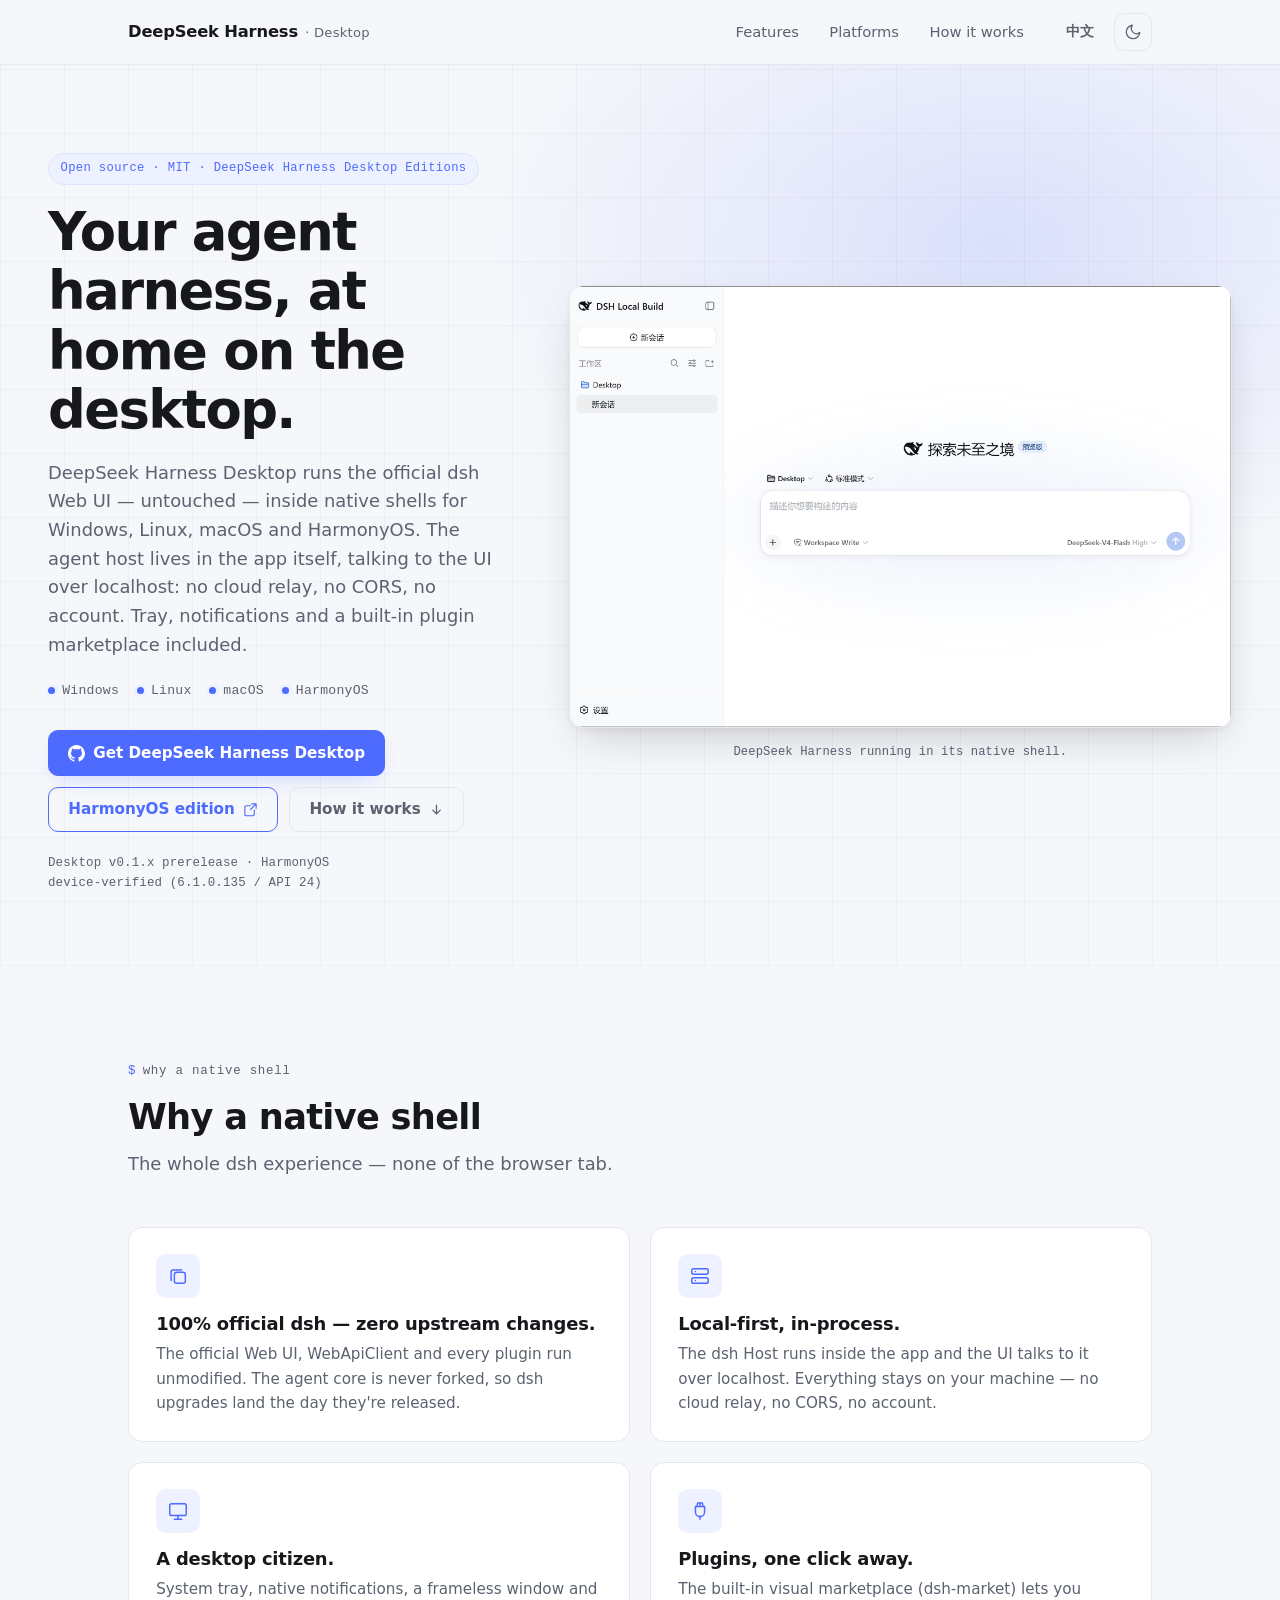
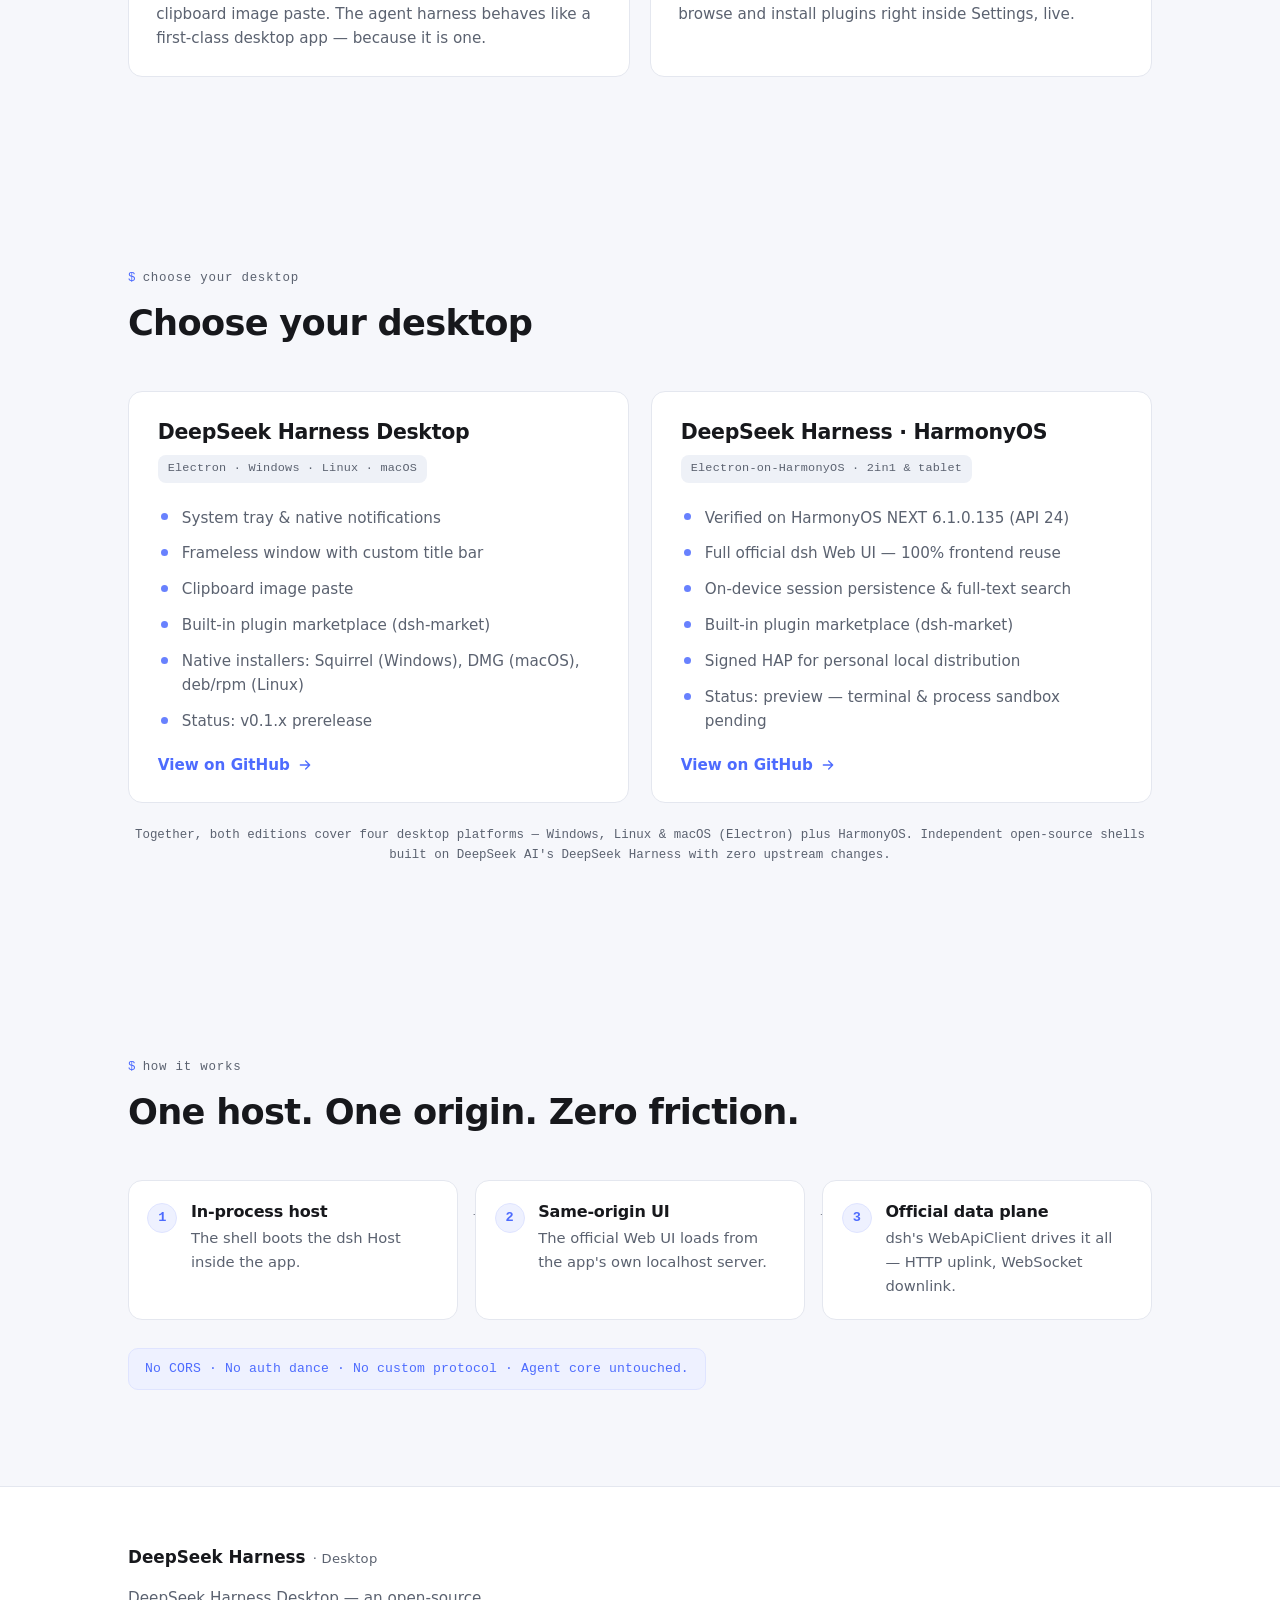
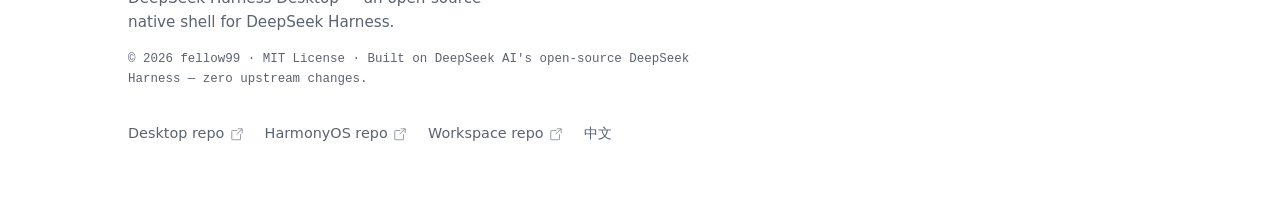
<file: index.html>
<!DOCTYPE html>
<html lang="en" data-theme="light">
<head>
  <meta charset="UTF-8" />
  <meta name="viewport" content="width=device-width, initial-scale=1.0" />
  <title>DeepSeek Harness Desktop — Native shell for dsh on Windows, Linux, macOS &amp; HarmonyOS</title>
  <meta name="description" content="Open-source native desktop shells for DeepSeek Harness (dsh): the official agent-harness Web UI on your desktop — Windows, Linux, macOS and HarmonyOS. Local-first, zero upstream changes." />
  <meta name="theme-color" media="(prefers-color-scheme: light)" content="#f6f7fb" />
  <meta name="theme-color" media="(prefers-color-scheme: dark)" content="#0a0c11" />
  <script>
    /* Apply the persisted theme before first paint to avoid a flash of the wrong theme. */
    (function () {
      try {
        var t = localStorage.getItem('dsh-theme');
        if (!t) {
          t = window.matchMedia('(prefers-color-scheme: dark)').matches ? 'dark' : 'light';
        }
        document.documentElement.setAttribute('data-theme', t);
      } catch (e) {
        /* localStorage unavailable (e.g. file:// with strict settings): keep default */
      }
    })();
  </script>
  <link rel="stylesheet" href="style.css" />
</head>
<body>
  <a class="skip-link" href="#main">Skip to content</a>

  <header class="site-header">
    <nav class="nav container" aria-label="Primary">
      <a class="brand" href="#top">DeepSeek Harness<span class="brand-suffix">· Desktop</span></a>
      <div class="nav-links">
        <a href="#features">Features</a>
        <a href="#platforms">Platforms</a>
        <a href="#how">How it works</a>
      </div>
      <div class="nav-actions">
        <a class="lang-link" href="index_zh.html" aria-label="Switch to 中文">中文</a>
        <button
          id="theme-toggle"
          class="icon-btn"
          type="button"
          aria-label="Toggle dark mode"
          data-label-dark="Toggle dark mode"
          data-label-light="Toggle light mode">
          <svg class="i-sun" viewBox="0 0 24 24" width="18" height="18" fill="none" stroke="currentColor" stroke-width="1.7" stroke-linecap="round" stroke-linejoin="round" aria-hidden="true">
            <circle cx="12" cy="12" r="4"></circle>
            <path d="M12 2v2M12 20v2M4.93 4.93l1.41 1.41M17.66 17.66l1.41 1.41M2 12h2M20 12h2M4.93 19.07l1.41-1.41M17.66 6.34l1.41-1.41"></path>
          </svg>
          <svg class="i-moon" viewBox="0 0 24 24" width="18" height="18" fill="none" stroke="currentColor" stroke-width="1.7" stroke-linecap="round" stroke-linejoin="round" aria-hidden="true">
            <path d="M21 12.79A9 9 0 1 1 11.21 3 7 7 0 0 0 21 12.79z"></path>
          </svg>
        </button>
      </div>
    </nav>
  </header>

  <main id="main">
    <!-- ============================== HERO ============================== -->
    <section id="top" class="hero">
      <div class="container hero-grid">
        <div class="hero-copy">
          <span class="eyebrow">Open source · MIT · DeepSeek Harness Desktop Editions</span>
          <h1>Your agent harness, at home on the desktop.</h1>
          <p class="lede">DeepSeek Harness Desktop runs the official dsh Web UI — untouched — inside native shells for Windows, Linux, macOS and HarmonyOS. The agent host lives in the app itself, talking to the UI over localhost: no cloud relay, no CORS, no account. Tray, notifications and a built-in plugin marketplace included.</p>
          <ul class="os-strip" aria-label="Supported desktop platforms">
            <li class="os-chip"><span class="os-dot" aria-hidden="true"></span>Windows</li>
            <li class="os-chip"><span class="os-dot" aria-hidden="true"></span>Linux</li>
            <li class="os-chip"><span class="os-dot" aria-hidden="true"></span>macOS</li>
            <li class="os-chip"><span class="os-dot" aria-hidden="true"></span>HarmonyOS</li>
          </ul>
          <div class="cta-row">
            <a class="btn btn-primary" href="https://github.com/fellow99/deepseek-harness-desktop" target="_blank" rel="noopener">
              <svg viewBox="0 0 24 24" width="17" height="17" fill="currentColor" aria-hidden="true"><path d="M12 0C5.37 0 0 5.37 0 12c0 5.31 3.44 9.81 8.21 11.4.6.11.82-.26.82-.58 0-.29-.01-1.04-.02-2.05-3.34.73-4.04-1.61-4.04-1.61-.55-1.39-1.34-1.76-1.34-1.76-1.09-.74.08-.73.08-.73 1.2.08 1.84 1.24 1.84 1.24 1.07 1.83 2.8 1.3 3.48 1 .11-.78.42-1.31.76-1.61-2.66-.3-5.47-1.33-5.47-5.93 0-1.31.47-2.38 1.24-3.22-.12-.3-.54-1.52.12-3.18 0 0 1.01-.32 3.3 1.23a11.5 11.5 0 0 1 6.01 0c2.29-1.55 3.3-1.23 3.3-1.23.66 1.66.24 2.88.12 3.18.77.84 1.24 1.91 1.24 3.22 0 4.61-2.81 5.63-5.48 5.92.43.37.81 1.1.81 2.22 0 1.6-.01 2.89-.01 3.28 0 .32.21.7.82.58A12 12 0 0 0 12 0z"></path></svg>
              Get DeepSeek Harness Desktop
            </a>
            <a class="btn btn-outline" href="https://github.com/fellow99/deepseek-harness-harmony" target="_blank" rel="noopener">
              HarmonyOS edition
              <svg viewBox="0 0 24 24" width="15" height="15" fill="none" stroke="currentColor" stroke-width="1.8" stroke-linecap="round" stroke-linejoin="round" aria-hidden="true"><path d="M14 3h7v7M21 3l-9 9M18 13v7a2 2 0 0 1-2 2H5a2 2 0 0 1-2-2V8a2 2 0 0 1 2-2h7"></path></svg>
            </a>
            <a class="btn btn-ghost" href="#how">
              How it works
              <svg viewBox="0 0 24 24" width="15" height="15" fill="none" stroke="currentColor" stroke-width="2" stroke-linecap="round" stroke-linejoin="round" aria-hidden="true"><path d="M12 5v14M6 13l6 6 6-6"></path></svg>
            </a>
          </div>
          <p class="trust">Desktop v0.1.x prerelease · HarmonyOS device-verified (6.1.0.135 / API 24)</p>
        </div>

        <div class="hero-visual">
          <figure class="hero-shot">
            <img src="images/light.png" data-shot="light" alt="DeepSeek Harness Web UI in light theme running inside the native desktop shell, in Simplified Chinese" width="1200" height="800" />
            <img src="images/dark.png" data-shot="dark" alt="DeepSeek Harness Web UI in dark theme running inside the native desktop shell with the Windows title bar, in Simplified Chinese" width="1200" height="800" />
          </figure>
          <p class="shot-caption">DeepSeek Harness running in its native shell.</p>
        </div>
      </div>
    </section>

    <!-- ============================ FEATURES ============================ -->
    <section id="features" class="section">
      <div class="container">
        <p class="section-eyebrow">why a native shell</p>
        <div class="section-head">
          <h2>Why a native shell</h2>
          <p class="section-lede">The whole dsh experience — none of the browser tab.</p>
        </div>

        <div class="feature-grid">
          <article class="feature-card">
            <span class="icon">
              <svg viewBox="0 0 24 24" width="22" height="22" fill="none" stroke="currentColor" stroke-width="1.6" stroke-linecap="round" stroke-linejoin="round" aria-hidden="true"><rect x="8" y="8" width="12" height="12" rx="2.5"></rect><path d="M16 5.5H6.5A2 2 0 0 0 4.5 7.5V17"></path></svg>
            </span>
            <h3>100% official dsh — zero upstream changes.</h3>
            <p>The official Web UI, WebApiClient and every plugin run unmodified. The agent core is never forked, so dsh upgrades land the day they're released.</p>
          </article>

          <article class="feature-card">
            <span class="icon">
              <svg viewBox="0 0 24 24" width="22" height="22" fill="none" stroke="currentColor" stroke-width="1.6" stroke-linecap="round" stroke-linejoin="round" aria-hidden="true"><rect x="3" y="4" width="18" height="6" rx="2"></rect><rect x="3" y="14" width="18" height="6" rx="2"></rect><path d="M7 7h.01M7 17h.01"></path></svg>
            </span>
            <h3>Local-first, in-process.</h3>
            <p>The dsh Host runs inside the app and the UI talks to it over localhost. Everything stays on your machine — no cloud relay, no CORS, no account.</p>
          </article>

          <article class="feature-card">
            <span class="icon">
              <svg viewBox="0 0 24 24" width="22" height="22" fill="none" stroke="currentColor" stroke-width="1.6" stroke-linecap="round" stroke-linejoin="round" aria-hidden="true"><rect x="3" y="4" width="18" height="13" rx="2"></rect><path d="M12 17v3M8 21h8"></path></svg>
            </span>
            <h3>A desktop citizen.</h3>
            <p>System tray, native notifications, a frameless window and clipboard image paste. The agent harness behaves like a first-class desktop app — because it is one.</p>
          </article>

          <article class="feature-card">
            <span class="icon">
              <svg viewBox="0 0 24 24" width="22" height="22" fill="none" stroke="currentColor" stroke-width="1.6" stroke-linecap="round" stroke-linejoin="round" aria-hidden="true"><path d="M7 7h10v6a5 5 0 0 1-10 0z"></path><path d="M9 7V4.5a1.5 1.5 0 0 1 3 0V7M12 7V4.5a1.5 1.5 0 0 1 3 0V7"></path><path d="M12 18v3"></path></svg>
            </span>
            <h3>Plugins, one click away.</h3>
            <p>The built-in visual marketplace (dsh-market) lets you browse and install plugins right inside Settings, live.</p>
          </article>
        </div>
      </div>
    </section>

    <!-- ============================ PLATFORMS =========================== -->
    <section id="platforms" class="section">
      <div class="container">
        <p class="section-eyebrow">choose your desktop</p>
        <div class="section-head">
          <h2>Choose your desktop</h2>
        </div>

        <div class="platform-grid">
          <article class="platform-card">
            <div class="platform-head">
              <h3>DeepSeek Harness Desktop</h3>
              <span class="platform-tag">Electron · Windows · Linux · macOS</span>
            </div>
            <ul class="bullet-list">
              <li>System tray &amp; native notifications</li>
              <li>Frameless window with custom title bar</li>
              <li>Clipboard image paste</li>
              <li>Built-in plugin marketplace (dsh-market)</li>
              <li>Native installers: Squirrel (Windows), DMG (macOS), deb/rpm (Linux)</li>
              <li>Status: v0.1.x prerelease</li>
            </ul>
            <a class="repo-link" href="https://github.com/fellow99/deepseek-harness-desktop" target="_blank" rel="noopener">
              View on GitHub
              <svg viewBox="0 0 24 24" width="16" height="16" fill="none" stroke="currentColor" stroke-width="2" stroke-linecap="round" stroke-linejoin="round" aria-hidden="true"><path d="M5 12h14M13 6l6 6-6 6"></path></svg>
            </a>
          </article>

          <article class="platform-card">
            <div class="platform-head">
              <h3>DeepSeek Harness · HarmonyOS</h3>
              <span class="platform-tag">Electron-on-HarmonyOS · 2in1 &amp; tablet</span>
            </div>
            <ul class="bullet-list">
              <li>Verified on HarmonyOS NEXT 6.1.0.135 (API 24)</li>
              <li>Full official dsh Web UI — 100% frontend reuse</li>
              <li>On-device session persistence &amp; full-text search</li>
              <li>Built-in plugin marketplace (dsh-market)</li>
              <li>Signed HAP for personal local distribution</li>
              <li>Status: preview — terminal &amp; process sandbox pending</li>
            </ul>
            <a class="repo-link" href="https://github.com/fellow99/deepseek-harness-harmony" target="_blank" rel="noopener">
              View on GitHub
              <svg viewBox="0 0 24 24" width="16" height="16" fill="none" stroke="currentColor" stroke-width="2" stroke-linecap="round" stroke-linejoin="round" aria-hidden="true"><path d="M5 12h14M13 6l6 6-6 6"></path></svg>
            </a>
          </article>
        </div>

        <p class="disclaimer">Together, both editions cover four desktop platforms — Windows, Linux &amp; macOS (Electron) plus HarmonyOS. Independent open-source shells built on DeepSeek AI's DeepSeek Harness with zero upstream changes.</p>
      </div>
    </section>

    <!-- ============================ HOW IT WORKS ========================= -->
    <section id="how" class="section">
      <div class="container">
        <p class="section-eyebrow">how it works</p>
        <div class="section-head">
          <h2>One host. One origin. Zero friction.</h2>
        </div>

        <ol class="steps">
          <li class="step">
            <span class="step-num" aria-hidden="true">1</span>
            <div>
              <h3>In-process host</h3>
              <p>The shell boots the dsh Host inside the app.</p>
            </div>
          </li>
          <li class="step">
            <span class="step-num" aria-hidden="true">2</span>
            <div>
              <h3>Same-origin UI</h3>
              <p>The official Web UI loads from the app's own localhost server.</p>
            </div>
          </li>
          <li class="step">
            <span class="step-num" aria-hidden="true">3</span>
            <div>
              <h3>Official data plane</h3>
              <p>dsh's WebApiClient drives it all — HTTP uplink, WebSocket downlink.</p>
            </div>
          </li>
        </ol>

        <p class="result-badge">No CORS · No auth dance · No custom protocol · Agent core untouched.</p>
      </div>
    </section>
  </main>

  <!-- ============================== FOOTER ============================== -->
  <footer class="site-footer">
    <div class="container footer-grid">
      <div class="footer-left">
        <div class="footer-brand">DeepSeek Harness<span class="brand-suffix">· Desktop</span></div>
        <p class="footer-one-liner">DeepSeek Harness Desktop — an open-source native shell for DeepSeek Harness.</p>
        <p class="footer-copy">&copy; 2026 fellow99 · MIT License · Built on DeepSeek AI's open-source DeepSeek Harness — zero upstream changes.</p>
      </div>
      <nav class="footer-links" aria-label="Footer">
        <a href="https://github.com/fellow99/deepseek-harness-desktop" target="_blank" rel="noopener">
          Desktop repo
          <svg class="ext" viewBox="0 0 24 24" width="14" height="14" fill="none" stroke="currentColor" stroke-width="1.8" stroke-linecap="round" stroke-linejoin="round" aria-hidden="true"><path d="M14 3h7v7M21 3l-9 9M18 13v7a2 2 0 0 1-2 2H5a2 2 0 0 1-2-2V8a2 2 0 0 1 2-2h7"></path></svg>
        </a>
        <a href="https://github.com/fellow99/deepseek-harness-harmony" target="_blank" rel="noopener">
          HarmonyOS repo
          <svg class="ext" viewBox="0 0 24 24" width="14" height="14" fill="none" stroke="currentColor" stroke-width="1.8" stroke-linecap="round" stroke-linejoin="round" aria-hidden="true"><path d="M14 3h7v7M21 3l-9 9M18 13v7a2 2 0 0 1-2 2H5a2 2 0 0 1-2-2V8a2 2 0 0 1 2-2h7"></path></svg>
        </a>
        <a href="https://github.com/fellow99/deepseek-harness-workspace" target="_blank" rel="noopener">
          Workspace repo
          <svg class="ext" viewBox="0 0 24 24" width="14" height="14" fill="none" stroke="currentColor" stroke-width="1.8" stroke-linecap="round" stroke-linejoin="round" aria-hidden="true"><path d="M14 3h7v7M21 3l-9 9M18 13v7a2 2 0 0 1-2 2H5a2 2 0 0 1-2-2V8a2 2 0 0 1 2-2h7"></path></svg>
        </a>
        <a href="index_zh.html">中文</a>
      </nav>
    </div>
  </footer>

  <script src="script.js"></script>
</body>
</html>
</file>
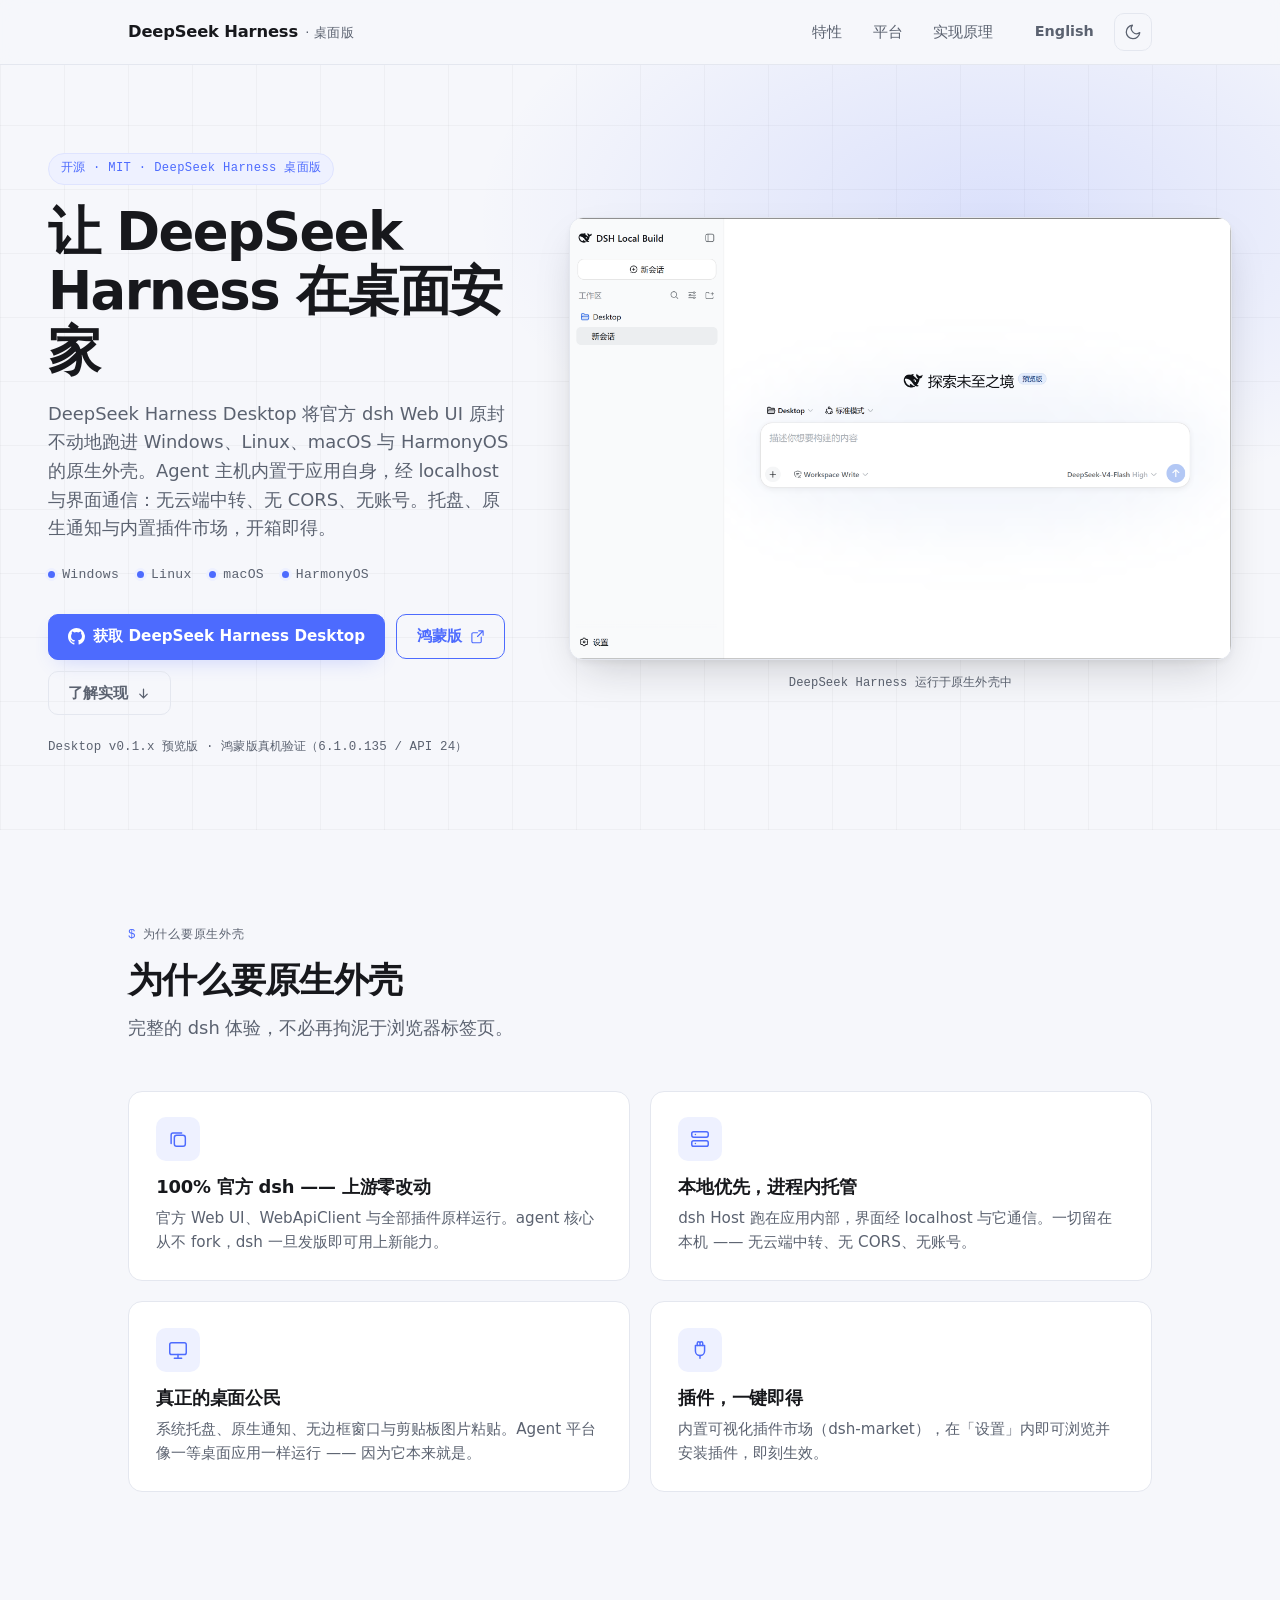
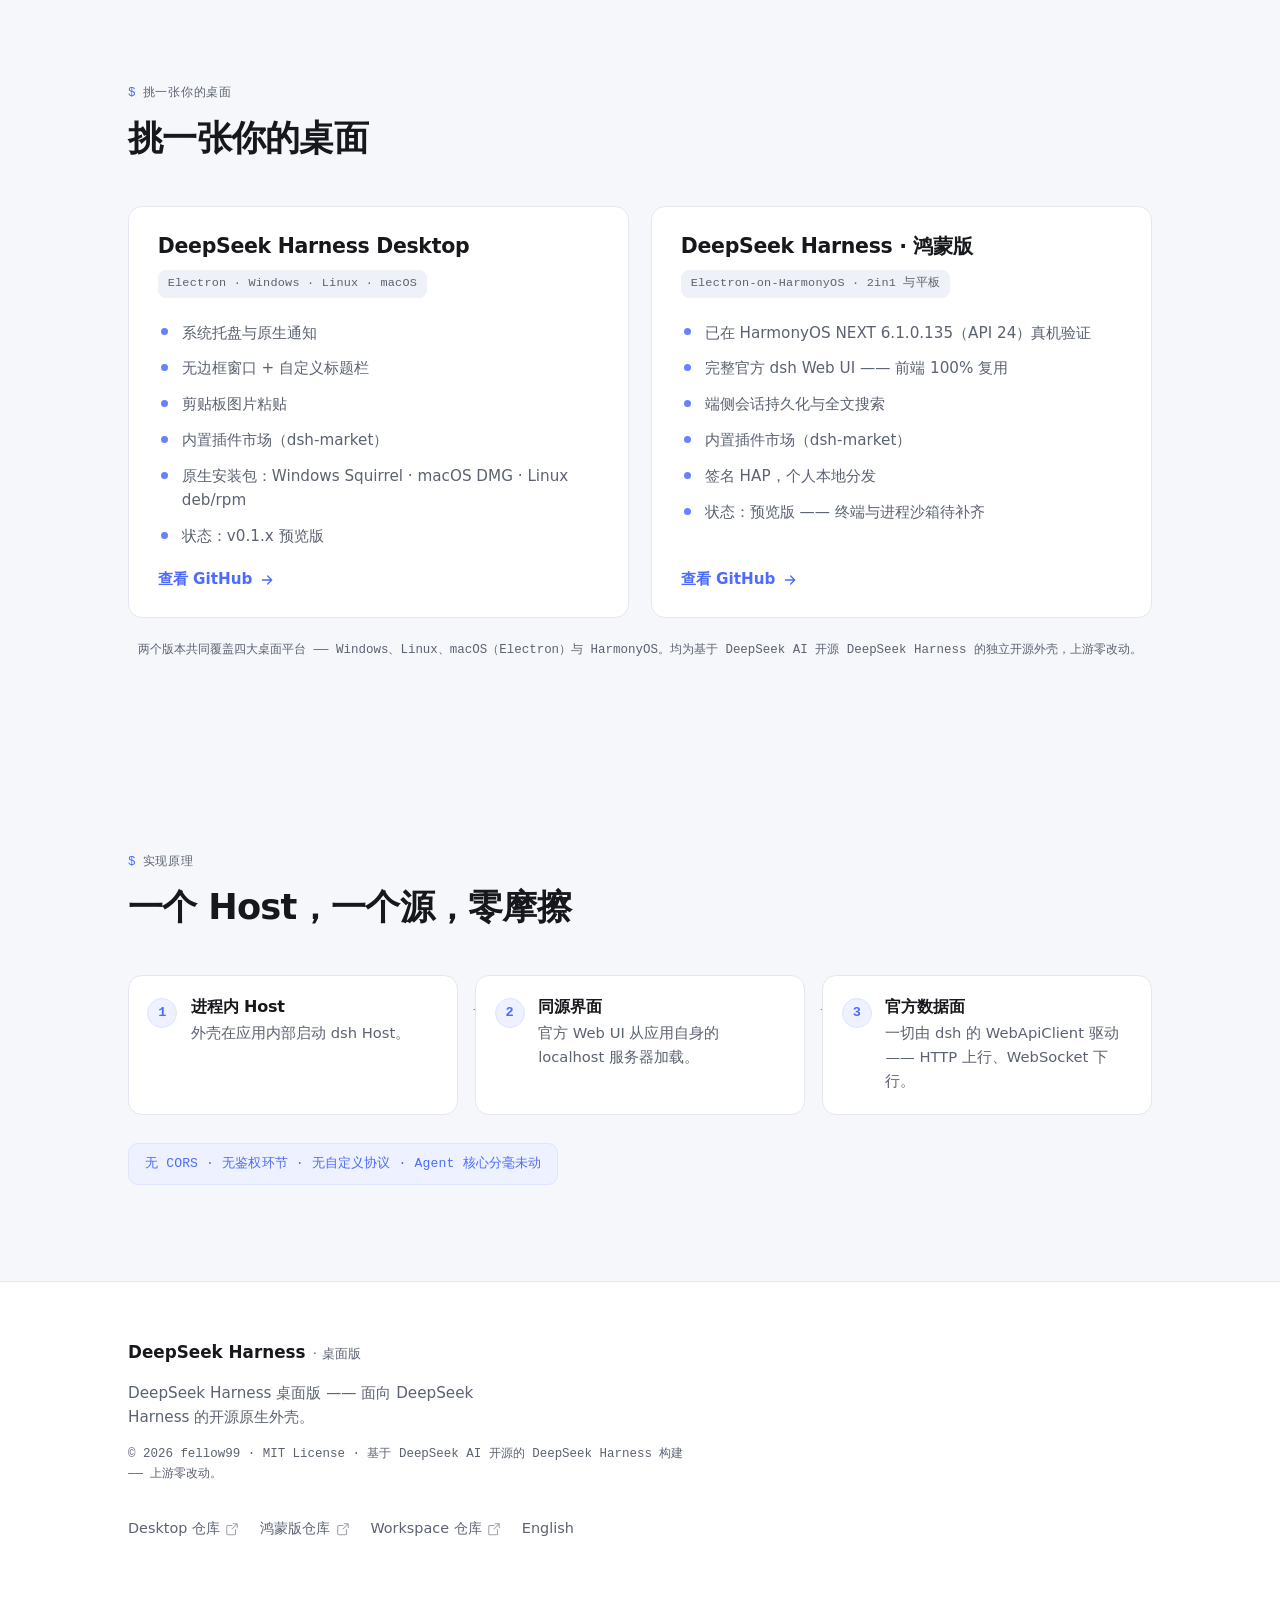
<file: index_zh.html>
<!DOCTYPE html>
<html lang="zh-CN" data-theme="light">
<head>
  <meta charset="UTF-8" />
  <meta name="viewport" content="width=device-width, initial-scale=1.0" />
  <title>DeepSeek Harness 桌面版 —— Windows / Linux / macOS / HarmonyOS 上的原生 dsh 外壳</title>
  <meta name="description" content="DeepSeek Harness 的开源原生桌面外壳：把官方 Agent Web UI 带到桌面 —— 支持 Windows、Linux、macOS 与 HarmonyOS。本地优先，上游零改动。" />
  <meta name="theme-color" media="(prefers-color-scheme: light)" content="#f6f7fb" />
  <meta name="theme-color" media="(prefers-color-scheme: dark)" content="#0a0c11" />
  <script>
    /* 在首帧渲染前应用已保存的主题，避免闪屏错误配色。 */
    (function () {
      try {
        var t = localStorage.getItem('dsh-theme');
        if (!t) {
          t = window.matchMedia('(prefers-color-scheme: dark)').matches ? 'dark' : 'light';
        }
        document.documentElement.setAttribute('data-theme', t);
      } catch (e) {
        /* 本地存储不可用（如 file:// 严格设置）：维持默认 */
      }
    })();
  </script>
  <link rel="stylesheet" href="style.css" />
</head>
<body>
  <a class="skip-link" href="#main">跳转到正文</a>

  <header class="site-header">
    <nav class="nav container" aria-label="主导航">
      <a class="brand" href="#top">DeepSeek Harness<span class="brand-suffix">· 桌面版</span></a>
      <div class="nav-links">
        <a href="#features">特性</a>
        <a href="#platforms">平台</a>
        <a href="#how">实现原理</a>
      </div>
      <div class="nav-actions">
        <a class="lang-link" href="index.html" aria-label="Switch to English">English</a>
        <button
          id="theme-toggle"
          class="icon-btn"
          type="button"
          aria-label="切换深色模式"
          data-label-dark="切换深色模式"
          data-label-light="切换浅色模式">
          <svg class="i-sun" viewBox="0 0 24 24" width="18" height="18" fill="none" stroke="currentColor" stroke-width="1.7" stroke-linecap="round" stroke-linejoin="round" aria-hidden="true">
            <circle cx="12" cy="12" r="4"></circle>
            <path d="M12 2v2M12 20v2M4.93 4.93l1.41 1.41M17.66 17.66l1.41 1.41M2 12h2M20 12h2M4.93 19.07l1.41-1.41M17.66 6.34l1.41-1.41"></path>
          </svg>
          <svg class="i-moon" viewBox="0 0 24 24" width="18" height="18" fill="none" stroke="currentColor" stroke-width="1.7" stroke-linecap="round" stroke-linejoin="round" aria-hidden="true">
            <path d="M21 12.79A9 9 0 1 1 11.21 3 7 7 0 0 0 21 12.79z"></path>
          </svg>
        </button>
      </div>
    </nav>
  </header>

  <main id="main">
    <!-- ============================== HERO ============================== -->
    <section id="top" class="hero">
      <div class="container hero-grid">
        <div class="hero-copy">
          <span class="eyebrow">开源 · MIT · DeepSeek Harness 桌面版</span>
          <h1>让 DeepSeek Harness 在桌面安家</h1>
          <p class="lede">DeepSeek Harness Desktop 将官方 dsh Web UI 原封不动地跑进 Windows、Linux、macOS 与 HarmonyOS 的原生外壳。Agent 主机内置于应用自身，经 localhost 与界面通信：无云端中转、无 CORS、无账号。托盘、原生通知与内置插件市场，开箱即得。</p>
          <ul class="os-strip" aria-label="支持的桌面平台">
            <li class="os-chip"><span class="os-dot" aria-hidden="true"></span>Windows</li>
            <li class="os-chip"><span class="os-dot" aria-hidden="true"></span>Linux</li>
            <li class="os-chip"><span class="os-dot" aria-hidden="true"></span>macOS</li>
            <li class="os-chip"><span class="os-dot" aria-hidden="true"></span>HarmonyOS</li>
          </ul>
          <div class="cta-row">
            <a class="btn btn-primary" href="https://github.com/fellow99/deepseek-harness-desktop" target="_blank" rel="noopener">
              <svg viewBox="0 0 24 24" width="17" height="17" fill="currentColor" aria-hidden="true"><path d="M12 0C5.37 0 0 5.37 0 12c0 5.31 3.44 9.81 8.21 11.4.6.11.82-.26.82-.58 0-.29-.01-1.04-.02-2.05-3.34.73-4.04-1.61-4.04-1.61-.55-1.39-1.34-1.76-1.34-1.76-1.09-.74.08-.73.08-.73 1.2.08 1.84 1.24 1.84 1.24 1.07 1.83 2.8 1.3 3.48 1 .11-.78.42-1.31.76-1.61-2.66-.3-5.47-1.33-5.47-5.93 0-1.31.47-2.38 1.24-3.22-.12-.3-.54-1.52.12-3.18 0 0 1.01-.32 3.3 1.23a11.5 11.5 0 0 1 6.01 0c2.29-1.55 3.3-1.23 3.3-1.23.66 1.66.24 2.88.12 3.18.77.84 1.24 1.91 1.24 3.22 0 4.61-2.81 5.63-5.48 5.92.43.37.81 1.1.81 2.22 0 1.6-.01 2.89-.01 3.28 0 .32.21.7.82.58A12 12 0 0 0 12 0z"></path></svg>
              获取 DeepSeek Harness Desktop
            </a>
            <a class="btn btn-outline" href="https://github.com/fellow99/deepseek-harness-harmony" target="_blank" rel="noopener">
              鸿蒙版
              <svg viewBox="0 0 24 24" width="15" height="15" fill="none" stroke="currentColor" stroke-width="1.8" stroke-linecap="round" stroke-linejoin="round" aria-hidden="true"><path d="M14 3h7v7M21 3l-9 9M18 13v7a2 2 0 0 1-2 2H5a2 2 0 0 1-2-2V8a2 2 0 0 1 2-2h7"></path></svg>
            </a>
            <a class="btn btn-ghost" href="#how">
              了解实现
              <svg viewBox="0 0 24 24" width="15" height="15" fill="none" stroke="currentColor" stroke-width="2" stroke-linecap="round" stroke-linejoin="round" aria-hidden="true"><path d="M12 5v14M6 13l6 6 6-6"></path></svg>
            </a>
          </div>
          <p class="trust">Desktop v0.1.x 预览版 · 鸿蒙版真机验证（6.1.0.135 / API 24）</p>
        </div>

        <div class="hero-visual">
          <figure class="hero-shot">
            <img src="images/light.png" data-shot="light" alt="运行于原生外壳中的 DeepSeek Harness Web UI 浅色主题界面，界面为简体中文" width="1200" height="800" />
            <img src="images/dark.png" data-shot="dark" alt="运行于原生外壳中的 DeepSeek Harness Web UI 深色主题界面，带 Windows 标题栏，界面为简体中文" width="1200" height="800" />
          </figure>
          <p class="shot-caption">DeepSeek Harness 运行于原生外壳中</p>
        </div>
      </div>
    </section>

    <!-- ============================ FEATURES ============================ -->
    <section id="features" class="section">
      <div class="container">
        <p class="section-eyebrow">为什么要原生外壳</p>
        <div class="section-head">
          <h2>为什么要原生外壳</h2>
          <p class="section-lede">完整的 dsh 体验，不必再拘泥于浏览器标签页。</p>
        </div>

        <div class="feature-grid">
          <article class="feature-card">
            <span class="icon">
              <svg viewBox="0 0 24 24" width="22" height="22" fill="none" stroke="currentColor" stroke-width="1.6" stroke-linecap="round" stroke-linejoin="round" aria-hidden="true"><rect x="8" y="8" width="12" height="12" rx="2.5"></rect><path d="M16 5.5H6.5A2 2 0 0 0 4.5 7.5V17"></path></svg>
            </span>
            <h3>100% 官方 dsh —— 上游零改动</h3>
            <p>官方 Web UI、WebApiClient 与全部插件原样运行。agent 核心从不 fork，dsh 一旦发版即可用上新能力。</p>
          </article>

          <article class="feature-card">
            <span class="icon">
              <svg viewBox="0 0 24 24" width="22" height="22" fill="none" stroke="currentColor" stroke-width="1.6" stroke-linecap="round" stroke-linejoin="round" aria-hidden="true"><rect x="3" y="4" width="18" height="6" rx="2"></rect><rect x="3" y="14" width="18" height="6" rx="2"></rect><path d="M7 7h.01M7 17h.01"></path></svg>
            </span>
            <h3>本地优先，进程内托管</h3>
            <p>dsh Host 跑在应用内部，界面经 localhost 与它通信。一切留在本机 —— 无云端中转、无 CORS、无账号。</p>
          </article>

          <article class="feature-card">
            <span class="icon">
              <svg viewBox="0 0 24 24" width="22" height="22" fill="none" stroke="currentColor" stroke-width="1.6" stroke-linecap="round" stroke-linejoin="round" aria-hidden="true"><rect x="3" y="4" width="18" height="13" rx="2"></rect><path d="M12 17v3M8 21h8"></path></svg>
            </span>
            <h3>真正的桌面公民</h3>
            <p>系统托盘、原生通知、无边框窗口与剪贴板图片粘贴。Agent 平台像一等桌面应用一样运行 —— 因为它本来就是。</p>
          </article>

          <article class="feature-card">
            <span class="icon">
              <svg viewBox="0 0 24 24" width="22" height="22" fill="none" stroke="currentColor" stroke-width="1.6" stroke-linecap="round" stroke-linejoin="round" aria-hidden="true"><path d="M7 7h10v6a5 5 0 0 1-10 0z"></path><path d="M9 7V4.5a1.5 1.5 0 0 1 3 0V7M12 7V4.5a1.5 1.5 0 0 1 3 0V7"></path><path d="M12 18v3"></path></svg>
            </span>
            <h3>插件，一键即得</h3>
            <p>内置可视化插件市场（dsh-market），在「设置」内即可浏览并安装插件，即刻生效。</p>
          </article>
        </div>
      </div>
    </section>

    <!-- ============================ PLATFORMS =========================== -->
    <section id="platforms" class="section">
      <div class="container">
        <p class="section-eyebrow">挑一张你的桌面</p>
        <div class="section-head">
          <h2>挑一张你的桌面</h2>
        </div>

        <div class="platform-grid">
          <article class="platform-card">
            <div class="platform-head">
              <h3>DeepSeek Harness Desktop</h3>
              <span class="platform-tag">Electron · Windows · Linux · macOS</span>
            </div>
            <ul class="bullet-list">
              <li>系统托盘与原生通知</li>
              <li>无边框窗口 + 自定义标题栏</li>
              <li>剪贴板图片粘贴</li>
              <li>内置插件市场（dsh-market）</li>
              <li>原生安装包：Windows Squirrel · macOS DMG · Linux deb/rpm</li>
              <li>状态：v0.1.x 预览版</li>
            </ul>
            <a class="repo-link" href="https://github.com/fellow99/deepseek-harness-desktop" target="_blank" rel="noopener">
              查看 GitHub
              <svg viewBox="0 0 24 24" width="16" height="16" fill="none" stroke="currentColor" stroke-width="2" stroke-linecap="round" stroke-linejoin="round" aria-hidden="true"><path d="M5 12h14M13 6l6 6-6 6"></path></svg>
            </a>
          </article>

          <article class="platform-card">
            <div class="platform-head">
              <h3>DeepSeek Harness · 鸿蒙版</h3>
              <span class="platform-tag">Electron-on-HarmonyOS · 2in1 与平板</span>
            </div>
            <ul class="bullet-list">
              <li>已在 HarmonyOS NEXT 6.1.0.135（API 24）真机验证</li>
              <li>完整官方 dsh Web UI —— 前端 100% 复用</li>
              <li>端侧会话持久化与全文搜索</li>
              <li>内置插件市场（dsh-market）</li>
              <li>签名 HAP，个人本地分发</li>
              <li>状态：预览版 —— 终端与进程沙箱待补齐</li>
            </ul>
            <a class="repo-link" href="https://github.com/fellow99/deepseek-harness-harmony" target="_blank" rel="noopener">
              查看 GitHub
              <svg viewBox="0 0 24 24" width="16" height="16" fill="none" stroke="currentColor" stroke-width="2" stroke-linecap="round" stroke-linejoin="round" aria-hidden="true"><path d="M5 12h14M13 6l6 6-6 6"></path></svg>
            </a>
          </article>
        </div>

        <p class="disclaimer">两个版本共同覆盖四大桌面平台 —— Windows、Linux、macOS（Electron）与 HarmonyOS。均为基于 DeepSeek AI 开源 DeepSeek Harness 的独立开源外壳，上游零改动。</p>
      </div>
    </section>

    <!-- ============================ HOW IT WORKS ========================= -->
    <section id="how" class="section">
      <div class="container">
        <p class="section-eyebrow">实现原理</p>
        <div class="section-head">
          <h2>一个 Host，一个源，零摩擦</h2>
        </div>

        <ol class="steps">
          <li class="step">
            <span class="step-num" aria-hidden="true">1</span>
            <div>
              <h3>进程内 Host</h3>
              <p>外壳在应用内部启动 dsh Host。</p>
            </div>
          </li>
          <li class="step">
            <span class="step-num" aria-hidden="true">2</span>
            <div>
              <h3>同源界面</h3>
              <p>官方 Web UI 从应用自身的 localhost 服务器加载。</p>
            </div>
          </li>
          <li class="step">
            <span class="step-num" aria-hidden="true">3</span>
            <div>
              <h3>官方数据面</h3>
              <p>一切由 dsh 的 WebApiClient 驱动 —— HTTP 上行、WebSocket 下行。</p>
            </div>
          </li>
        </ol>

        <p class="result-badge">无 CORS · 无鉴权环节 · 无自定义协议 · Agent 核心分毫未动</p>
      </div>
    </section>
  </main>

  <!-- ============================== FOOTER ============================== -->
  <footer class="site-footer">
    <div class="container footer-grid">
      <div class="footer-left">
        <div class="footer-brand">DeepSeek Harness<span class="brand-suffix">· 桌面版</span></div>
        <p class="footer-one-liner">DeepSeek Harness 桌面版 —— 面向 DeepSeek Harness 的开源原生外壳。</p>
        <p class="footer-copy">&copy; 2026 fellow99 · MIT License · 基于 DeepSeek AI 开源的 DeepSeek Harness 构建 —— 上游零改动。</p>
      </div>
      <nav class="footer-links" aria-label="页脚">
        <a href="https://github.com/fellow99/deepseek-harness-desktop" target="_blank" rel="noopener">
          Desktop 仓库
          <svg class="ext" viewBox="0 0 24 24" width="14" height="14" fill="none" stroke="currentColor" stroke-width="1.8" stroke-linecap="round" stroke-linejoin="round" aria-hidden="true"><path d="M14 3h7v7M21 3l-9 9M18 13v7a2 2 0 0 1-2 2H5a2 2 0 0 1-2-2V8a2 2 0 0 1 2-2h7"></path></svg>
        </a>
        <a href="https://github.com/fellow99/deepseek-harness-harmony" target="_blank" rel="noopener">
          鸿蒙版仓库
          <svg class="ext" viewBox="0 0 24 24" width="14" height="14" fill="none" stroke="currentColor" stroke-width="1.8" stroke-linecap="round" stroke-linejoin="round" aria-hidden="true"><path d="M14 3h7v7M21 3l-9 9M18 13v7a2 2 0 0 1-2 2H5a2 2 0 0 1-2-2V8a2 2 0 0 1 2-2h7"></path></svg>
        </a>
        <a href="https://github.com/fellow99/deepseek-harness-workspace" target="_blank" rel="noopener">
          Workspace 仓库
          <svg class="ext" viewBox="0 0 24 24" width="14" height="14" fill="none" stroke="currentColor" stroke-width="1.8" stroke-linecap="round" stroke-linejoin="round" aria-hidden="true"><path d="M14 3h7v7M21 3l-9 9M18 13v7a2 2 0 0 1-2 2H5a2 2 0 0 1-2-2V8a2 2 0 0 1 2-2h7"></path></svg>
        </a>
        <a href="index.html">English</a>
      </nav>
    </div>
  </footer>

  <script src="script.js"></script>
</body>
</html>
</file>
<file: style.css>
/* =========================================================================
   DeepSeek Harness Desktop Editions — shared stylesheet
   All color/interaction styling is driven by CSS custom properties that
   switch on the <html data-theme="..."> attribute, with a no-JS fallback.
   ========================================================================= */

/* ------------------------------------------------------------------ tokens */
:root {
  --font-sans: system-ui, -apple-system, "Segoe UI", Roboto, "Helvetica Neue",
    Arial, "PingFang SC", "Hiragino Sans GB", "Microsoft YaHei", sans-serif;
  --font-mono: ui-monospace, "Cascadia Code", SFMono-Regular, Consolas,
    "Liberation Mono", Menlo, monospace;

  /* light palette */
  --bg: #f6f7fb;
  --surface: #ffffff;
  --surface-2: #eef1f7;
  --text: #17181c;
  --muted: #5b6270;
  --hairline: #e4e7ef;
  --hairline-strong: #d2d7e4;

  --accent: #4d6bfe;
  --accent-strong: #3a55e8;
  --accent-contrast: #ffffff;
  --accent-soft: #eef1ff;
  --accent-soft-border: #dfe4ff;
  --accent-glow: rgba(77, 107, 254, 0.32);

  --tag-bg: #eef1f7;
  --tag-text: #5b6270;

  --nav-bg: rgba(246, 247, 251, 0.82);
  --shadow-soft: 0 2px 12px rgba(23, 24, 28, 0.05);

  /* hero flourish */
  --glow-a: rgba(77, 107, 254, 0.16);
  --grid-line: rgba(23, 24, 28, 0.035);

  /* app-window shadow */
  --shot-shadow: 0 18px 42px -14px rgba(23, 24, 28, 0.22),
    0 3px 10px -2px rgba(23, 24, 28, 0.08);
  --shot-shadow-hover: 0 34px 68px -20px rgba(23, 24, 28, 0.36),
    0 12px 26px -8px rgba(23, 24, 28, 0.14), 0 0 0 1px var(--accent-glow),
    0 14px 52px -10px var(--accent-glow);

  --ring: var(--accent);

  --radius-lg: 14px;
  --radius-md: 10px;
  --radius-sm: 8px;

  --ease: cubic-bezier(0.22, 0.61, 0.36, 1);
  --maxw: 1120px;
}

/* dark palette (mirrored from the @media fallback below) */
html[data-theme="dark"] {
  --bg: #0a0c11;
  --surface: #12151e;
  --surface-2: #171b26;
  --text: #eceef3;
  --muted: #99a1b2;
  --hairline: #232837;
  --hairline-strong: #2e3646;

  --accent: #7c93ff;
  --accent-strong: #95a7ff;
  --accent-contrast: #0c101c;
  --accent-soft: #1a1f2c;
  --accent-soft-border: #2a3146;
  --accent-glow: rgba(124, 147, 255, 0.30);

  --tag-bg: #171b26;
  --tag-text: #99a1b2;

  --nav-bg: rgba(10, 12, 17, 0.82);
  --shadow-soft: 0 2px 12px rgba(0, 0, 0, 0.4);

  --glow-a: rgba(124, 147, 255, 0.10);
  --grid-line: rgba(236, 238, 243, 0.045);

  --shot-shadow: 0 18px 44px -14px rgba(0, 0, 0, 0.6),
    0 3px 12px -2px rgba(0, 0, 0, 0.5);
  --shot-shadow-hover: 0 36px 70px -18px rgba(0, 0, 0, 0.78),
    0 14px 30px -8px rgba(0, 0, 0, 0.5), 0 0 0 1px var(--accent-glow),
    0 14px 52px -8px var(--accent-glow);
}

/* no-JS fallback: when the inline head script is absent the <html> has no
   theme attribute, so mirror the dark token set to match the OS preference. */
@media (prefers-color-scheme: dark) {
  :root:not([data-theme]) {
    --bg: #0a0c11;
    --surface: #12151e;
    --surface-2: #171b26;
    --text: #eceef3;
    --muted: #99a1b2;
    --hairline: #232837;
    --hairline-strong: #2e3646;
    --accent: #7c93ff;
    --accent-strong: #95a7ff;
    --accent-contrast: #0c101c;
    --accent-soft: #1a1f2c;
    --accent-soft-border: #2a3146;
    --accent-glow: rgba(124, 147, 255, 0.3);
    --tag-bg: #171b26;
    --tag-text: #99a1b2;
    --nav-bg: rgba(10, 12, 17, 0.82);
    --shadow-soft: 0 2px 12px rgba(0, 0, 0, 0.4);
    --glow-a: rgba(124, 147, 255, 0.1);
    --grid-line: rgba(236, 238, 243, 0.045);
    --shot-shadow: 0 18px 44px -14px rgba(0, 0, 0, 0.6),
      0 3px 12px -2px rgba(0, 0, 0, 0.5);
    --shot-shadow-hover: 0 36px 70px -18px rgba(0, 0, 0, 0.78),
      0 14px 30px -8px rgba(0, 0, 0, 0.5), 0 0 0 1px var(--accent-glow),
      0 14px 52px -8px var(--accent-glow);
  }
}

/* -------------------------------------------------------------------- base */
*,
*::before,
*::after {
  box-sizing: border-box;
}

html {
  scroll-behavior: smooth;
  scroll-padding-top: calc(64px + 22px);
  -webkit-text-size-adjust: 100%;
}

body {
  margin: 0;
  font-family: var(--font-sans);
  background-color: var(--bg);
  color: var(--text);
  line-height: 1.6;
  -webkit-font-smoothing: antialiased;
  text-rendering: optimizeLegibility;
  transition: background-color 0.35s var(--ease), color 0.35s var(--ease);
}

img {
  display: block;
  max-width: 100%;
  height: auto;
}

a {
  color: inherit;
  text-decoration: none;
}

h1,
h2,
h3 {
  margin: 0;
  font-weight: 700;
  letter-spacing: -0.02em;
  line-height: 1.12;
  color: var(--text);
}

p {
  margin: 0;
}

:focus-visible {
  outline: 2px solid var(--ring);
  outline-offset: 3px;
  border-radius: 6px;
}

@media (prefers-reduced-motion: reduce) {
  * {
    animation: none !important;
    transition: none !important;
    scroll-behavior: auto !important;
  }
}

/* skip link */
.skip-link {
  position: absolute;
  left: 12px;
  top: -60px;
  z-index: 200;
  padding: 0.6rem 1rem;
  background: var(--accent);
  color: var(--accent-contrast);
  font-size: 0.875rem;
  font-weight: 600;
  border-radius: 0 0 var(--radius-sm) var(--radius-sm);
  transition: top 0.2s var(--ease);
}
.skip-link:active,
.skip-link:focus {
  top: 0;
}

/* --------------------------------------------------------------- container */
.container {
  width: 100%;
  max-width: var(--maxw);
  margin-inline: auto;
  padding-inline: clamp(20px, 5vw, 48px);
}

/* --------------------------------------------------------------- typography */
.eyebrow {
  display: inline-flex;
  align-items: center;
  gap: 0.45rem;
  padding: 0.32rem 0.72rem;
  font-family: var(--font-mono);
  font-size: 0.76rem;
  letter-spacing: 0.03em;
  color: var(--accent);
  background: var(--accent-soft);
  border: 1px solid var(--accent-soft-border);
  border-radius: 999px;
  white-space: normal;
}

.section-eyebrow {
  display: block;
  font-family: var(--font-mono);
  font-size: 0.78rem;
  letter-spacing: 0.06em;
  color: var(--muted);
  margin-bottom: 0.9rem;
}
.section-eyebrow::before {
  content: "$";
  color: var(--accent);
  margin-right: 0.4rem;
}

.section {
  padding-block: clamp(4rem, 8vw, 6rem);
}

.section-head {
  max-width: 44rem;
  margin-bottom: clamp(2rem, 4vw, 3rem);
}
.section-head h2 {
  font-size: clamp(1.6rem, 3.4vw, 2.2rem);
}
.section-lede {
  margin-top: 0.9rem;
  color: var(--muted);
  font-size: clamp(1rem, 1.4vw, 1.12rem);
}

/* ---------------------------------------------------------------- buttons */
.btn {
  display: inline-flex;
  align-items: center;
  justify-content: center;
  gap: 0.5rem;
  font-family: var(--font-sans);
  font-size: 0.95rem;
  font-weight: 600;
  line-height: 1;
  padding: 0.85rem 1.2rem;
  border-radius: var(--radius-md);
  border: 1px solid transparent;
  cursor: pointer;
  transition: background-color 0.22s var(--ease), border-color 0.22s var(--ease),
    transform 0.22s var(--ease), box-shadow 0.22s var(--ease);
}

.btn-primary {
  background: var(--accent);
  color: var(--accent-contrast);
  border-color: var(--accent);
  box-shadow: 0 8px 22px -10px var(--accent-glow);
}
.btn-primary:hover {
  background: var(--accent-strong);
  border-color: var(--accent-strong);
  transform: translateY(-1px);
}

.btn-outline {
  background: transparent;
  color: var(--accent);
  border-color: var(--accent);
}
.btn-outline:hover {
  background: var(--accent-soft);
}

.btn-ghost {
  background: transparent;
  color: var(--muted);
  border-color: var(--hairline);
}
.btn-ghost:hover {
  color: var(--text);
  border-color: var(--hairline-strong);
}

.icon-btn {
  display: inline-flex;
  align-items: center;
  justify-content: center;
  width: 38px;
  height: 38px;
  padding: 0;
  border-radius: var(--radius-md);
  border: 1px solid var(--hairline);
  background: transparent;
  color: var(--muted);
  cursor: pointer;
  transition: color 0.2s var(--ease), border-color 0.2s var(--ease),
    background-color 0.2s var(--ease);
}
.icon-btn:hover {
  color: var(--accent);
  border-color: var(--hairline-strong);
}
.icon-btn svg {
  display: block;
}

/* theme-toggle icon swap: in light mode show the moon (click -> dark),
   in dark mode show the sun (click -> light).
   `.icon-btn` prefix keeps these above `.icon-btn svg { display:block }`. */
.icon-btn .i-sun {
  display: none;
}
.icon-btn .i-moon {
  display: block;
}
html[data-theme="dark"] .icon-btn .i-sun {
  display: block;
}
html[data-theme="dark"] .icon-btn .i-moon {
  display: none;
}

/* ------------------------------------------------------------------- nav */
.site-header {
  position: sticky;
  top: 0;
  z-index: 50;
  background: var(--nav-bg);
  -webkit-backdrop-filter: saturate(140%) blur(10px);
  backdrop-filter: saturate(140%) blur(10px);
  border-bottom: 1px solid var(--hairline);
}

.nav {
  display: flex;
  align-items: center;
  gap: 1.25rem;
  height: 64px;
}

.brand {
  display: inline-flex;
  align-items: baseline;
  gap: 0.45rem;
  font-weight: 700;
  font-size: 1.02rem;
  letter-spacing: -0.01em;
  color: var(--text);
  white-space: nowrap;
}
.brand-suffix {
  font-size: 0.82rem;
  font-weight: 500;
  color: var(--muted);
  letter-spacing: 0.02em;
}

.nav-links {
  display: flex;
  gap: 0.5rem;
  margin-left: auto;
}
.nav-links a {
  padding: 0.42rem 0.7rem;
  font-size: 0.92rem;
  color: var(--muted);
  border-radius: var(--radius-sm);
  transition: color 0.2s var(--ease), background-color 0.2s var(--ease);
}
.nav-links a:hover {
  color: var(--text);
  background: var(--surface-2);
}

.nav-actions {
  display: flex;
  align-items: center;
  gap: 0.6rem;
}
.lang-link {
  font-size: 0.9rem;
  font-weight: 600;
  color: var(--muted);
  padding: 0.42rem 0.6rem;
  border-radius: var(--radius-sm);
  border: 1px solid transparent;
  transition: color 0.2s var(--ease), border-color 0.2s var(--ease);
}
.lang-link:hover {
  color: var(--accent);
  border-color: var(--hairline-strong);
}

/* ------------------------------------------------------------------- hero */
.hero {
  position: relative;
  overflow: hidden;
  padding-block: clamp(3.5rem, 7vw, 5.5rem) clamp(3rem, 6vw, 4.5rem);
}
/* subtle background flourish (radial glow + faint grid) — adapts to theme */
.hero::before {
  content: "";
  position: absolute;
  inset: 0;
  z-index: 0;
  pointer-events: none;
  background-image: radial-gradient(
      60% 55% at 78% 20%,
      var(--glow-a) 0%,
      transparent 68%
    ),
    repeating-linear-gradient(
      90deg,
      var(--grid-line) 0 1px,
      transparent 1px 64px
    ),
    repeating-linear-gradient(
      0deg,
      var(--grid-line) 0 1px,
      transparent 1px 64px
    );
}
.hero > .container {
  position: relative;
  z-index: 1;
}

.hero-grid {
  display: grid;
  /* copy : screenshot = 1 : 1.44 → the shot renders ~1.5× its former size
     (screenshot column ≈ 722px vs ~477px when the hero container maxes out) */
  grid-template-columns: 1fr 1.44fr;
  gap: clamp(2.25rem, 5vw, 3.75rem);
  align-items: center;
}

/* the hero gets extra room so the product screenshot can be large */
.hero .container {
  max-width: 1380px;
}

.hero-copy {
  min-width: 0;
}
.hero-copy h1 {
  margin-top: 1.1rem;
  font-size: clamp(2.1rem, 5vw, 3.3rem);
  font-weight: 700;
  letter-spacing: -0.03em;
}
.hero-copy .lede {
  margin-top: 1.25rem;
  max-width: 34rem;
  color: var(--muted);
  font-size: clamp(1rem, 1.5vw, 1.12rem);
}

.cta-row {
  display: flex;
  flex-wrap: wrap;
  align-items: center;
  gap: 0.7rem;
  margin-top: 1.8rem;
}

.trust {
  margin-top: 1.4rem;
  font-family: var(--font-mono);
  font-size: 0.78rem;
  letter-spacing: 0.01em;
  color: var(--muted);
  text-wrap: balance;
}

/* supported-platform strip — the "four desktops" emphasis under the lede */
.os-strip {
  display: flex;
  flex-wrap: wrap;
  gap: 0.45rem 1.1rem;
  margin-top: 1.3rem;
  padding: 0;
  list-style: none;
}
.os-chip {
  display: inline-flex;
  align-items: center;
  gap: 0.45rem;
  font-family: var(--font-mono);
  font-size: 0.82rem;
  letter-spacing: 0.02em;
  color: var(--muted);
}
.os-dot {
  width: 7px;
  height: 7px;
  border-radius: 50%;
  background: var(--accent);
  box-shadow: 0 0 0 3px var(--accent-soft);
  flex: none;
}

/* hero load-in: subtle fade/slide for the copy block + the shot only */
@keyframes riseIn {
  from {
    opacity: 0;
    transform: translateY(14px);
  }
  to {
    opacity: 1;
    transform: translateY(0);
  }
}
.hero-copy > * {
  animation: riseIn 0.6s var(--ease) backwards;
}
.hero-copy > *:nth-child(1) {
  animation-delay: 0.02s;
}
.hero-copy > *:nth-child(2) {
  animation-delay: 0.1s;
}
.hero-copy > *:nth-child(3) {
  animation-delay: 0.18s;
}
.hero-copy > *:nth-child(4) {
  animation-delay: 0.26s;
}
.hero-copy > *:nth-child(5) {
  animation-delay: 0.34s;
}
.hero-copy > *:nth-child(6) {
  animation-delay: 0.42s;
}
.hero-shot {
  animation: riseIn 0.7s var(--ease) 0.14s backwards;
}

/* app-window presentation of the screenshot */
.hero-visual {
  min-width: 0;
}
.hero-shot {
  margin: 0;
  border-radius: var(--radius-lg);
  border: 1px solid var(--hairline);
  overflow: hidden;
  background: var(--surface);
  box-shadow: var(--shot-shadow);
  transition: transform 0.5s var(--ease), box-shadow 0.65s var(--ease);
  will-change: transform;
}
.hero-shot:hover {
  transform: translateY(-4px);
  box-shadow: var(--shot-shadow-hover);
}
.hero-shot img {
  width: 100%;
  height: auto;
  border-radius: calc(var(--radius-lg) - 1px);
}

/* screenshot theme swap — pure CSS, before JS runs.
   Default (no attribute): follow the OS. */
img[data-shot="dark"] {
  display: none;
}
img[data-shot="light"] {
  display: block;
}
@media (prefers-color-scheme: dark) {
  img[data-shot="light"] {
    display: none;
  }
  img[data-shot="dark"] {
    display: block;
  }
}
/* explicit attribute (set by the inline head script) always wins */
html[data-theme="light"] img[data-shot="dark"] {
  display: none;
}
html[data-theme="light"] img[data-shot="light"] {
  display: block;
}
html[data-theme="dark"] img[data-shot="light"] {
  display: none;
}
html[data-theme="dark"] img[data-shot="dark"] {
  display: block;
}

.shot-caption {
  margin-top: 0.9rem;
  text-align: center;
  font-family: var(--font-mono);
  font-size: 0.76rem;
  letter-spacing: 0.01em;
  color: var(--muted);
}

/* --------------------------------------------------------------- features */
.feature-grid {
  display: grid;
  grid-template-columns: repeat(2, 1fr);
  gap: 20px;
}

.feature-card {
  border: 1px solid var(--hairline);
  background: var(--surface);
  border-radius: var(--radius-lg);
  padding: 1.6rem 1.7rem;
}
.feature-card .icon {
  display: inline-flex;
  align-items: center;
  justify-content: center;
  width: 44px;
  height: 44px;
  border-radius: var(--radius-md);
  background: var(--accent-soft);
  color: var(--accent);
  margin-bottom: 1rem;
}
.feature-card h3 {
  font-size: 1.12rem;
  letter-spacing: -0.01em;
  margin-bottom: 0.55rem;
}
.feature-card p {
  color: var(--muted);
  font-size: 0.95rem;
}

/* --------------------------------------------------------------- platforms */
.platform-grid {
  display: grid;
  grid-template-columns: 1fr 1fr;
  gap: 22px;
}

.platform-card {
  display: flex;
  flex-direction: column;
  border: 1px solid var(--hairline);
  background: var(--surface);
  border-radius: var(--radius-lg);
  padding: 1.8rem 1.8rem 1.6rem;
}

.platform-head h3 {
  font-size: 1.28rem;
  letter-spacing: -0.015em;
}
.platform-tag {
  display: inline-block;
  margin-top: 0.7rem;
  padding: 0.3rem 0.62rem;
  font-family: var(--font-mono);
  font-size: 0.74rem;
  letter-spacing: 0.02em;
  color: var(--tag-text);
  background: var(--tag-bg);
  border-radius: var(--radius-sm);
}

.bullet-list {
  list-style: none;
  margin: 1.4rem 0 1.2rem;
  padding: 0;
  display: grid;
  gap: 0.72rem;
}
.bullet-list li {
  position: relative;
  padding-left: 1.5rem;
  color: var(--muted);
  font-size: 0.95rem;
}
.bullet-list li::before {
  content: "";
  position: absolute;
  left: 0.2rem;
  top: 0.52em;
  width: 7px;
  height: 7px;
  border-radius: 50%;
  background: var(--accent);
  opacity: 0.85;
}

.repo-link {
  margin-top: auto;
  display: inline-flex;
  align-items: center;
  gap: 0.42rem;
  font-weight: 600;
  font-size: 0.95rem;
  color: var(--accent);
  transition: color 0.2s var(--ease);
}
.repo-link:hover {
  color: var(--accent-strong);
  text-decoration: underline;
  text-underline-offset: 3px;
}
.repo-link svg {
  transition: transform 0.2s var(--ease);
}
.repo-link:hover svg {
  transform: translateX(3px);
}

.disclaimer {
  margin-top: 1.4rem;
  text-align: center;
  font-family: var(--font-mono);
  font-size: 0.78rem;
  color: var(--muted);
}

/* ------------------------------------------------------------ how it works */
.steps {
  list-style: none;
  margin: 0;
  padding: 0;
  display: flex;
  align-items: stretch;
  gap: 1.1rem;
}

.step {
  flex: 1 1 0;
  min-width: 0;
  position: relative;
  display: flex;
  gap: 0.85rem;
  align-items: flex-start;
  padding: 1.4rem 1.4rem 1.4rem 1.15rem;
  border: 1px solid var(--hairline);
  background: var(--surface);
  border-radius: var(--radius-lg);
}
.step:not(:last-child)::after {
  content: "\2192";
  position: absolute;
  right: -1.72rem;
  top: 1.6rem;
  color: var(--muted);
  font-size: 1.1rem;
  line-height: 1;
  font-family: var(--font-mono);
}
.step-num {
  flex: none;
  display: inline-flex;
  align-items: center;
  justify-content: center;
  width: 30px;
  height: 30px;
  border-radius: 50%;
  font-family: var(--font-mono);
  font-size: 0.85rem;
  font-weight: 600;
  color: var(--accent);
  background: var(--accent-soft);
  border: 1px solid var(--accent-soft-border);
}
.step h3 {
  font-size: 1rem;
  letter-spacing: -0.01em;
  margin-bottom: 0.35rem;
}
.step p {
  color: var(--muted);
  font-size: 0.92rem;
}

.result-badge {
  margin-top: 1.7rem;
  display: inline-flex;
  align-items: center;
  flex-wrap: wrap;
  gap: 0.4rem;
  padding: 0.6rem 1rem;
  font-family: var(--font-mono);
  font-size: 0.82rem;
  letter-spacing: 0.01em;
  color: var(--accent);
  background: var(--accent-soft);
  border: 1px solid var(--accent-soft-border);
  border-radius: var(--radius-md);
}

/* ----------------------------------------------------------------- footer */
.site-footer {
  border-top: 1px solid var(--hairline);
  background: var(--surface);
  padding-block: clamp(2.6rem, 5vw, 3.6rem);
}
.footer-grid {
  display: flex;
  justify-content: space-between;
  gap: 2rem;
  flex-wrap: wrap;
}
.footer-brand {
  display: inline-flex;
  align-items: baseline;
  gap: 0.45rem;
  font-weight: 700;
  font-size: 1.05rem;
  color: var(--text);
}
.footer-one-liner {
  margin-top: 0.9rem;
  color: var(--muted);
  max-width: 24rem;
  font-size: 0.95rem;
}
.footer-copy {
  margin-top: 1rem;
  font-family: var(--font-mono);
  font-size: 0.78rem;
  color: var(--muted);
  max-width: 36rem;
}

.footer-links {
  display: flex;
  flex-wrap: wrap;
  gap: 0.9rem 1.3rem;
  align-content: flex-start;
  min-width: 12rem;
}
.footer-links a {
  display: inline-flex;
  align-items: center;
  gap: 0.34rem;
  font-size: 0.9rem;
  color: var(--muted);
  transition: color 0.2s var(--ease);
}
.footer-links a:hover {
  color: var(--accent);
}
.footer-links .ext {
  opacity: 0.6;
}

/* -------------------------------------------------------------- responsive */
@media (max-width: 920px) {
  .hero-grid {
    grid-template-columns: 1fr;
    align-items: start;
  }
  .hero-copy .lede {
    max-width: 40rem;
  }
  .hero-visual {
    margin-top: 0.5rem;
  }
}

@media (max-width: 820px) {
  .feature-grid,
  .platform-grid {
    grid-template-columns: 1fr;
  }
}

@media (max-width: 760px) {
  .nav-links {
    display: none;
  }
}

@media (max-width: 640px) {
  .brand-suffix {
    font-size: 0.78rem;
  }
  .cta-row {
    flex-direction: column;
    align-items: stretch;
  }
  .cta-row .btn {
    justify-content: center;
  }
  /* stack steps vertically and drop the arrow connectors */
  .steps {
    flex-direction: column;
    gap: 1rem;
  }
  .step:not(:last-child)::after {
    content: none;
  }
  .footer-grid {
    flex-direction: column;
    gap: 1.6rem;
  }
}
</file>
